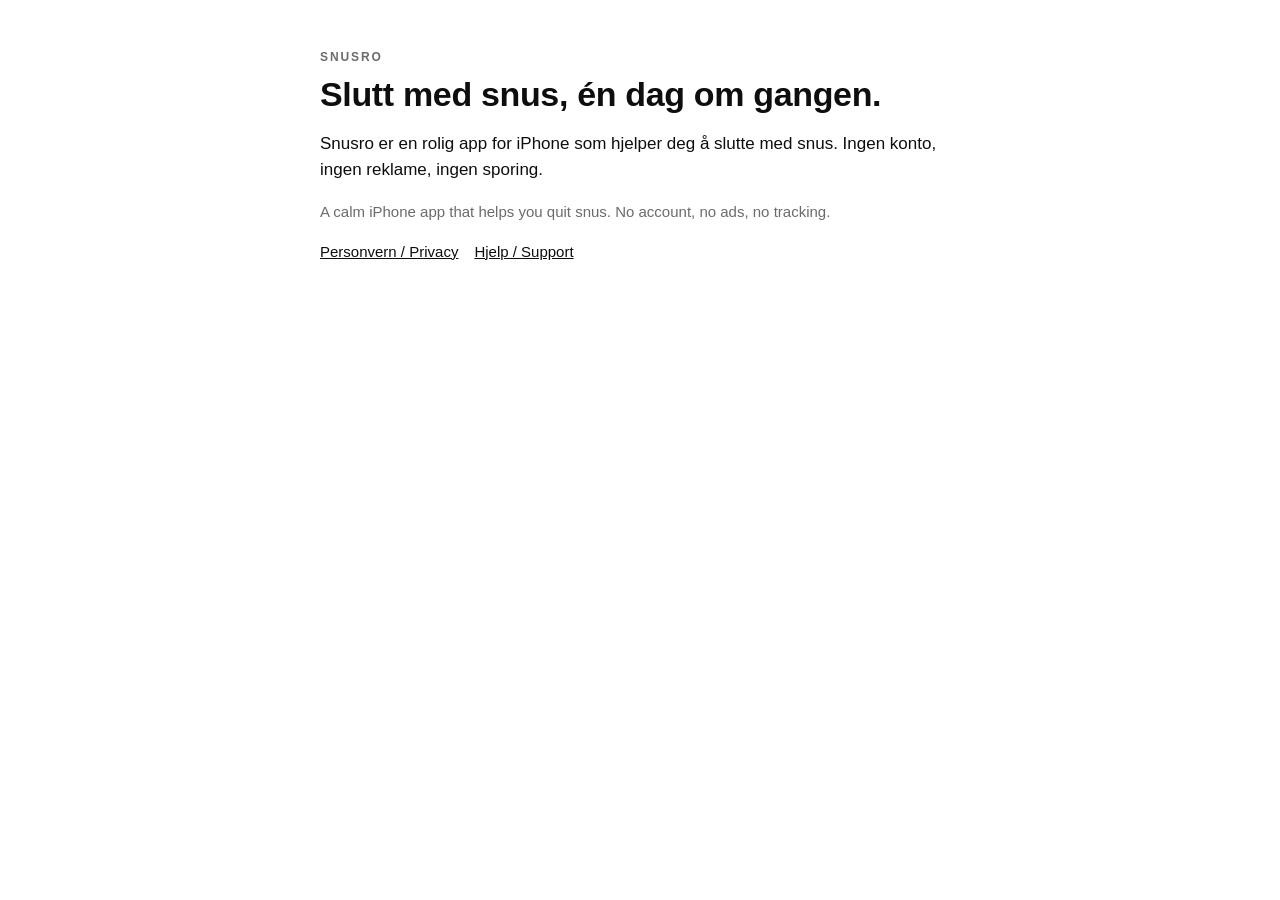
<file: index.html>
<!doctype html><html lang="nb"><head><meta charset="utf-8"><meta name="viewport" content="width=device-width,initial-scale=1"><title>Snusro</title><link rel="stylesheet" href="style.css"></head><body><main>
<p class="eyebrow">Snusro</p><h1>Slutt med snus, én dag om gangen.</h1>
<p>Snusro er en rolig app for iPhone som hjelper deg å slutte med snus. Ingen konto, ingen reklame, ingen sporing.</p>
<p class="muted">A calm iPhone app that helps you quit snus. No account, no ads, no tracking.</p>
<nav><a href="privacy/">Personvern / Privacy</a><a href="support/">Hjelp / Support</a></nav>
</main></body></html>
</file>
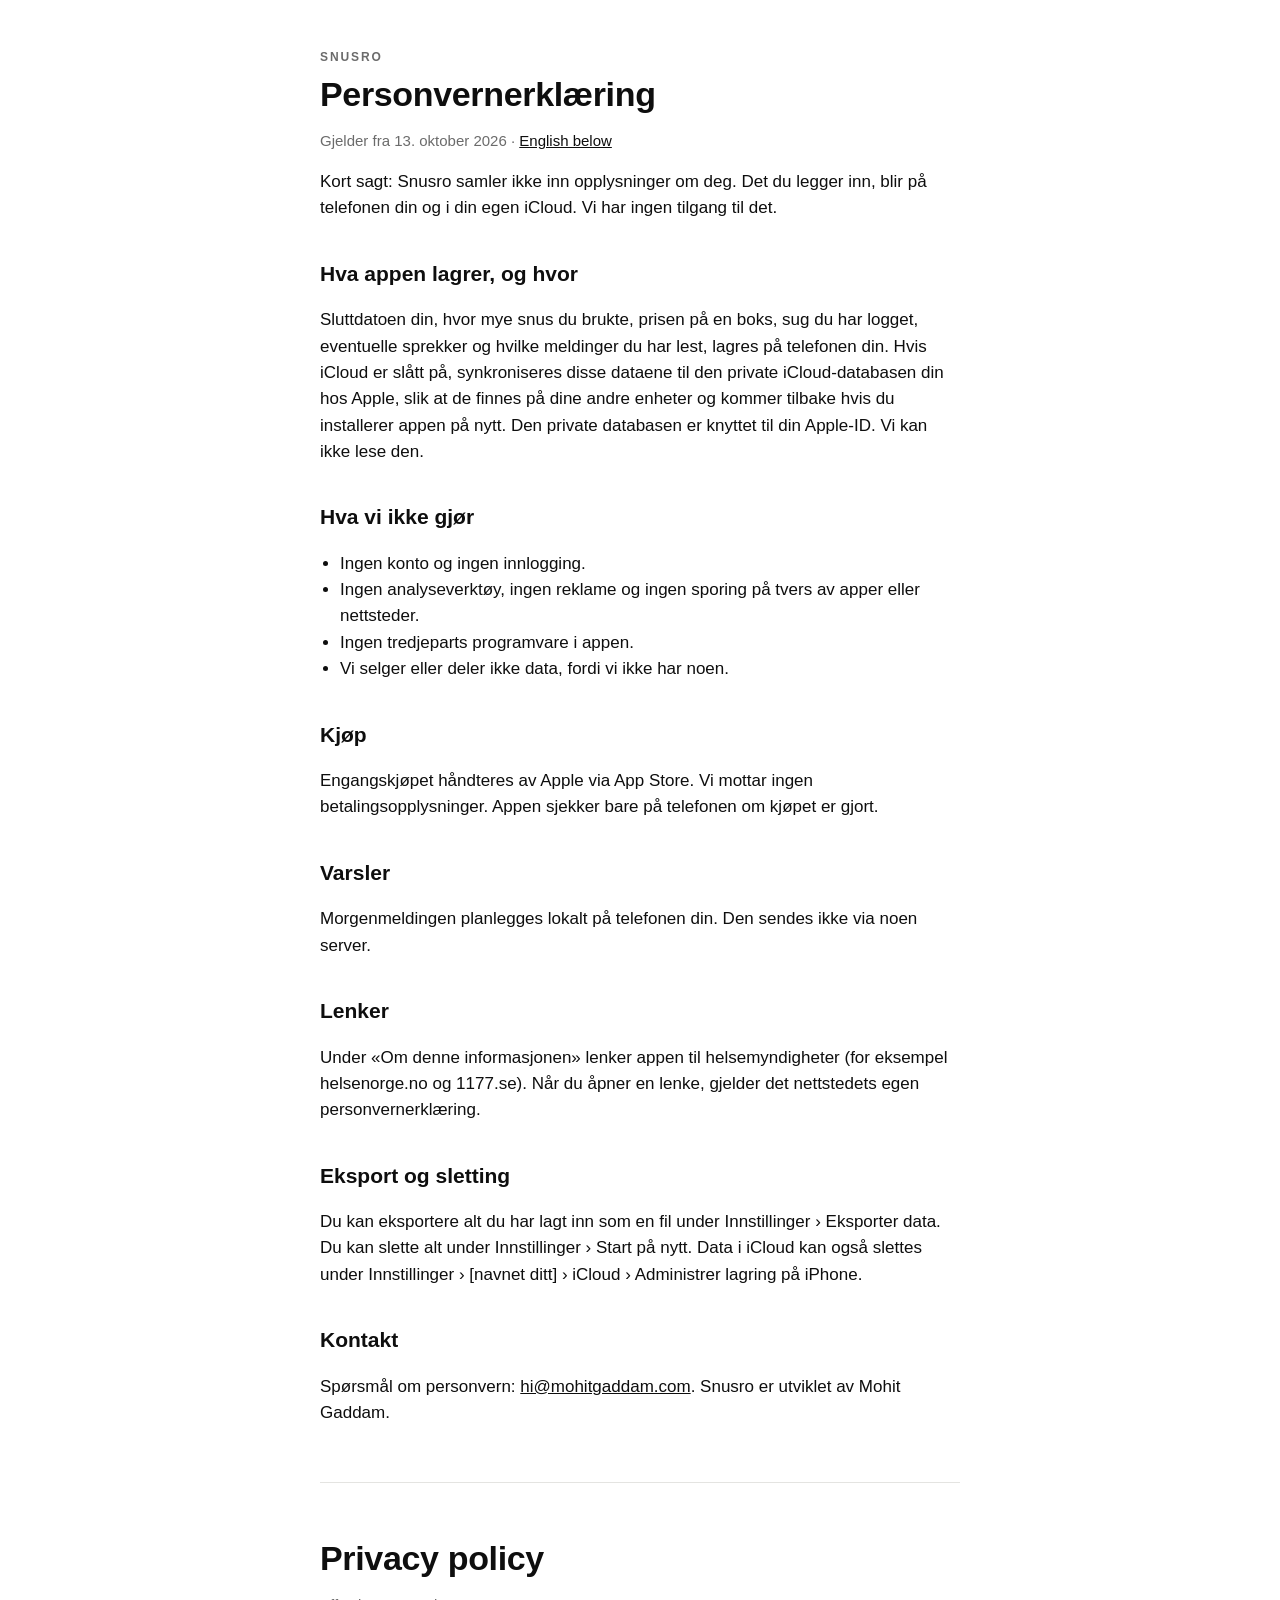
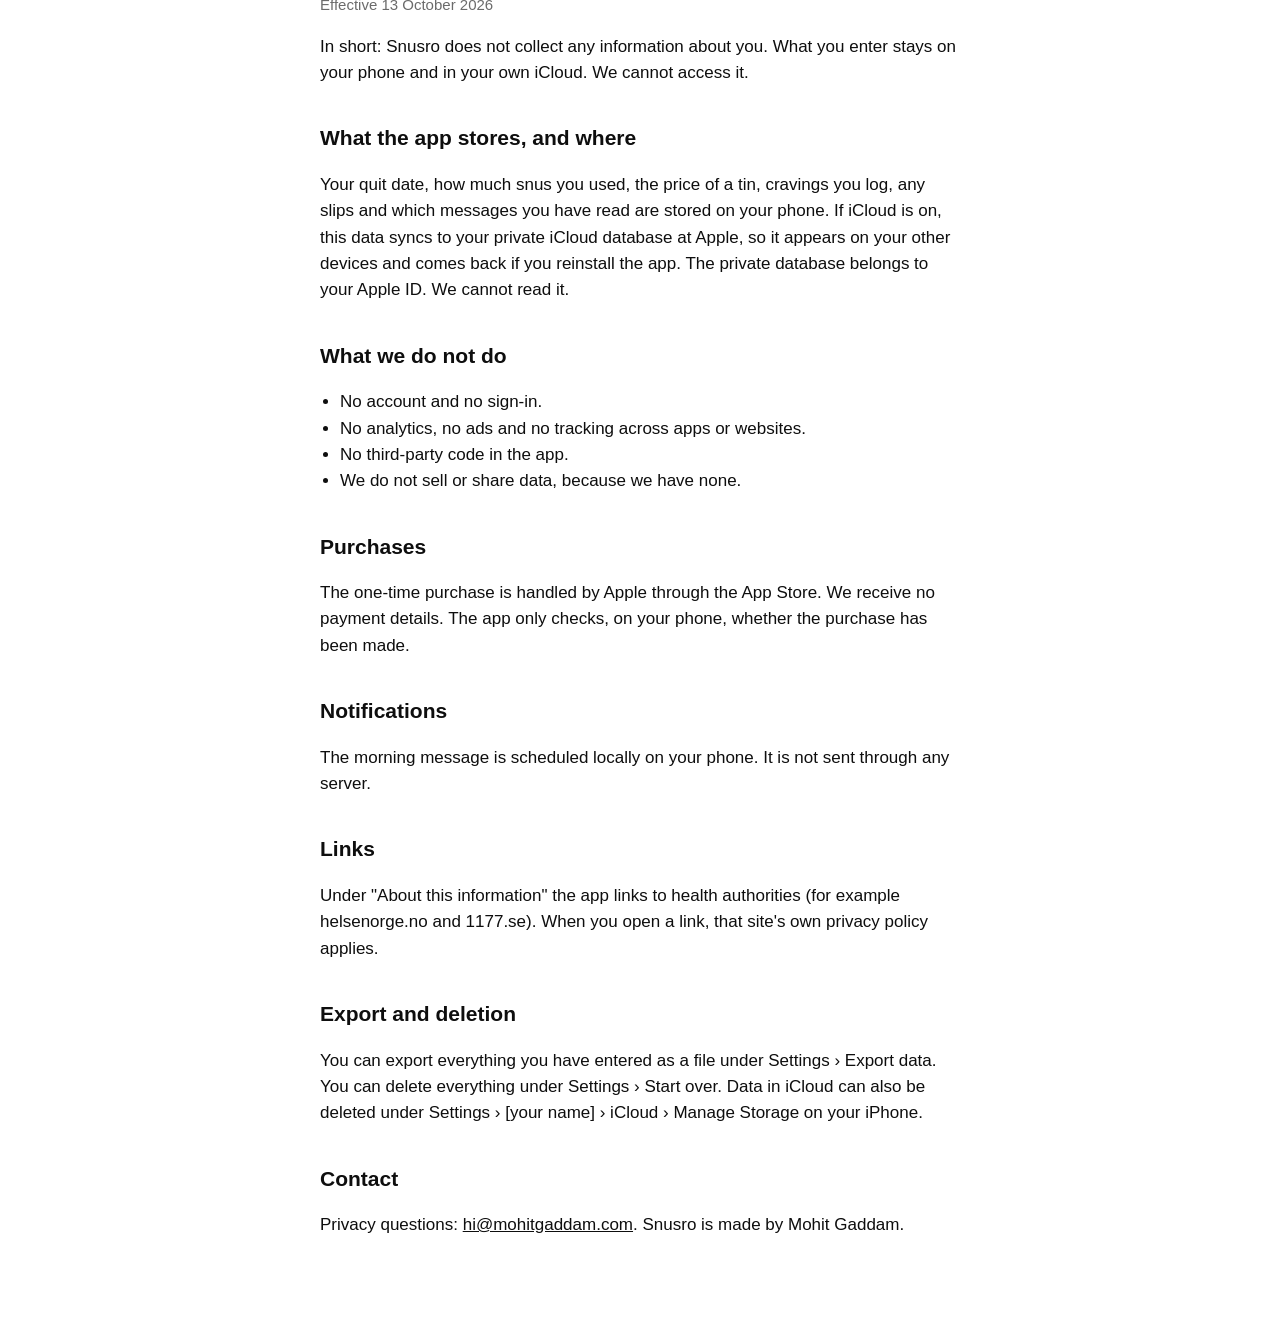
<file: privacy/index.html>
<!doctype html><html lang="nb"><head><meta charset="utf-8"><meta name="viewport" content="width=device-width,initial-scale=1"><title>Snusro – Personvern / Privacy</title><link rel="stylesheet" href="../style.css"></head><body><main>
<p class="eyebrow">Snusro</p><h1>Personvernerklæring</h1>
<p class="muted">Gjelder fra 13. oktober 2026 · <a href="#en">English below</a></p>
<p>Kort sagt: Snusro samler ikke inn opplysninger om deg. Det du legger inn, blir på telefonen din og i din egen iCloud. Vi har ingen tilgang til det.</p>
<h2>Hva appen lagrer, og hvor</h2>
<p>Sluttdatoen din, hvor mye snus du brukte, prisen på en boks, sug du har logget, eventuelle sprekker og hvilke meldinger du har lest, lagres på telefonen din. Hvis iCloud er slått på, synkroniseres disse dataene til den private iCloud-databasen din hos Apple, slik at de finnes på dine andre enheter og kommer tilbake hvis du installerer appen på nytt. Den private databasen er knyttet til din Apple-ID. Vi kan ikke lese den.</p>
<h2>Hva vi ikke gjør</h2>
<ul><li>Ingen konto og ingen innlogging.</li><li>Ingen analyseverktøy, ingen reklame og ingen sporing på tvers av apper eller nettsteder.</li><li>Ingen tredjeparts programvare i appen.</li><li>Vi selger eller deler ikke data, fordi vi ikke har noen.</li></ul>
<h2>Kjøp</h2>
<p>Engangskjøpet håndteres av Apple via App Store. Vi mottar ingen betalingsopplysninger. Appen sjekker bare på telefonen om kjøpet er gjort.</p>
<h2>Varsler</h2>
<p>Morgenmeldingen planlegges lokalt på telefonen din. Den sendes ikke via noen server.</p>
<h2>Lenker</h2>
<p>Under «Om denne informasjonen» lenker appen til helsemyndigheter (for eksempel helsenorge.no og 1177.se). Når du åpner en lenke, gjelder det nettstedets egen personvernerklæring.</p>
<h2>Eksport og sletting</h2>
<p>Du kan eksportere alt du har lagt inn som en fil under Innstillinger › Eksporter data. Du kan slette alt under Innstillinger › Start på nytt. Data i iCloud kan også slettes under Innstillinger › [navnet ditt] › iCloud › Administrer lagring på iPhone.</p>
<h2>Kontakt</h2>
<p>Spørsmål om personvern: <a href="mailto:hi@mohitgaddam.com">hi@mohitgaddam.com</a>. Snusro er utviklet av Mohit Gaddam.</p>
<hr>
<h1 id="en">Privacy policy</h1>
<p class="muted">Effective 13 October 2026</p>
<p>In short: Snusro does not collect any information about you. What you enter stays on your phone and in your own iCloud. We cannot access it.</p>
<h2>What the app stores, and where</h2>
<p>Your quit date, how much snus you used, the price of a tin, cravings you log, any slips and which messages you have read are stored on your phone. If iCloud is on, this data syncs to your private iCloud database at Apple, so it appears on your other devices and comes back if you reinstall the app. The private database belongs to your Apple ID. We cannot read it.</p>
<h2>What we do not do</h2>
<ul><li>No account and no sign-in.</li><li>No analytics, no ads and no tracking across apps or websites.</li><li>No third-party code in the app.</li><li>We do not sell or share data, because we have none.</li></ul>
<h2>Purchases</h2>
<p>The one-time purchase is handled by Apple through the App Store. We receive no payment details. The app only checks, on your phone, whether the purchase has been made.</p>
<h2>Notifications</h2>
<p>The morning message is scheduled locally on your phone. It is not sent through any server.</p>
<h2>Links</h2>
<p>Under "About this information" the app links to health authorities (for example helsenorge.no and 1177.se). When you open a link, that site's own privacy policy applies.</p>
<h2>Export and deletion</h2>
<p>You can export everything you have entered as a file under Settings › Export data. You can delete everything under Settings › Start over. Data in iCloud can also be deleted under Settings › [your name] › iCloud › Manage Storage on your iPhone.</p>
<h2>Contact</h2>
<p>Privacy questions: <a href="mailto:hi@mohitgaddam.com">hi@mohitgaddam.com</a>. Snusro is made by Mohit Gaddam.</p>
</main></body></html>
</file>
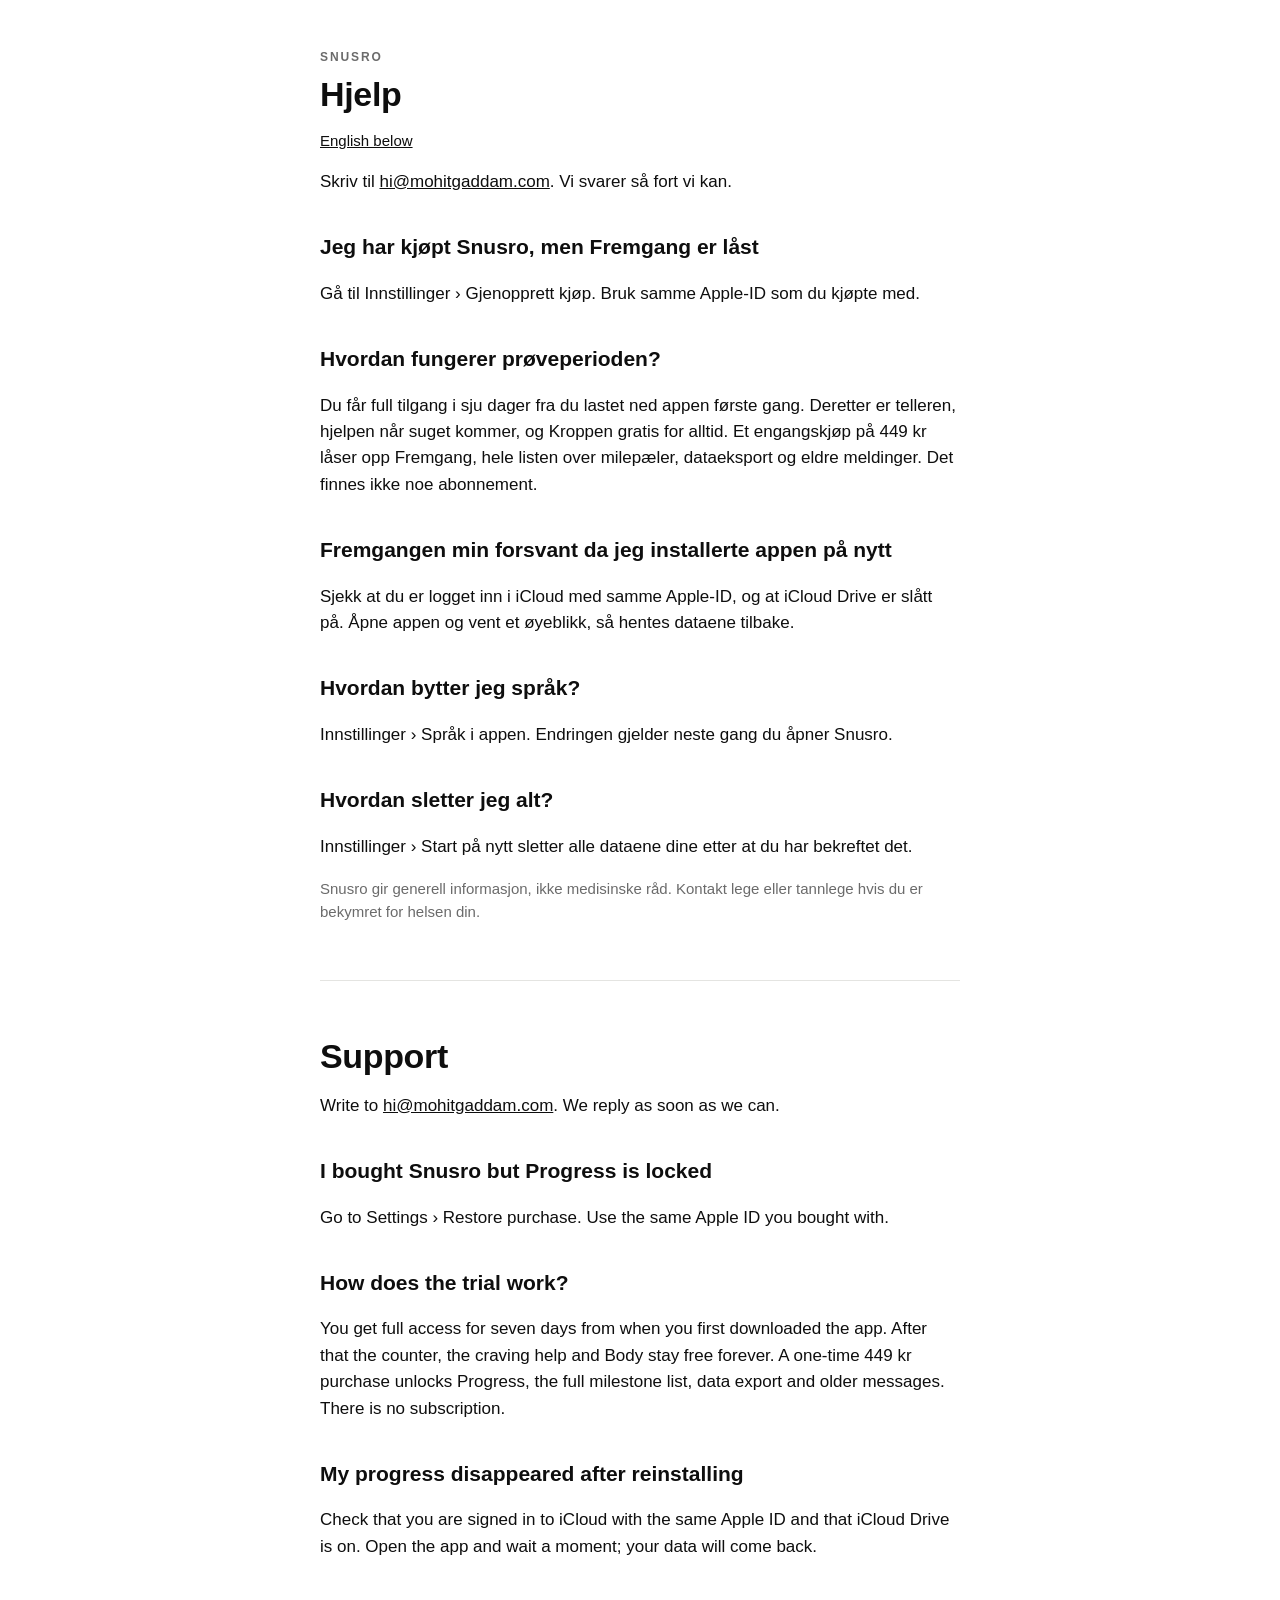
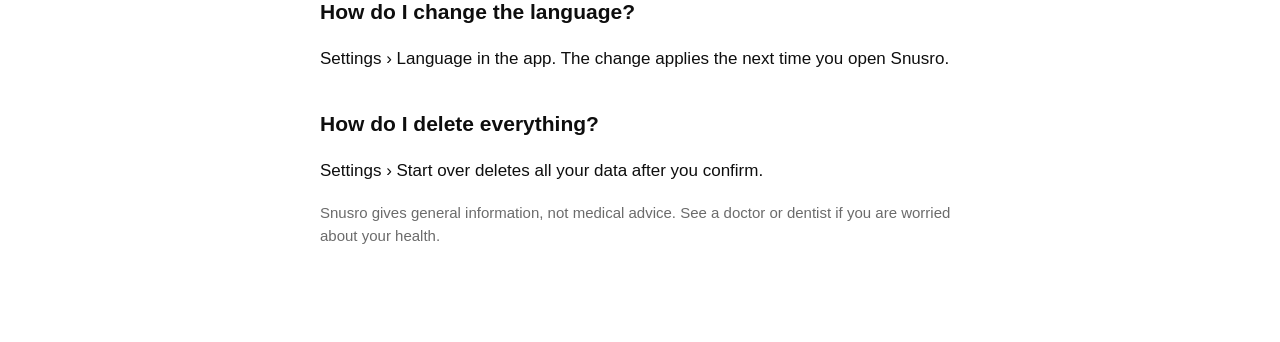
<file: support/index.html>
<!doctype html><html lang="nb"><head><meta charset="utf-8"><meta name="viewport" content="width=device-width,initial-scale=1"><title>Snusro – Hjelp / Support</title><link rel="stylesheet" href="../style.css"></head><body><main>
<p class="eyebrow">Snusro</p><h1>Hjelp</h1>
<p class="muted"><a href="#en">English below</a></p>
<p>Skriv til <a href="mailto:hi@mohitgaddam.com">hi@mohitgaddam.com</a>. Vi svarer så fort vi kan.</p>
<h2>Jeg har kjøpt Snusro, men Fremgang er låst</h2>
<p>Gå til Innstillinger › Gjenopprett kjøp. Bruk samme Apple-ID som du kjøpte med.</p>
<h2>Hvordan fungerer prøveperioden?</h2>
<p>Du får full tilgang i sju dager fra du lastet ned appen første gang. Deretter er telleren, hjelpen når suget kommer, og Kroppen gratis for alltid. Et engangskjøp på 449 kr låser opp Fremgang, hele listen over milepæler, dataeksport og eldre meldinger. Det finnes ikke noe abonnement.</p>
<h2>Fremgangen min forsvant da jeg installerte appen på nytt</h2>
<p>Sjekk at du er logget inn i iCloud med samme Apple-ID, og at iCloud Drive er slått på. Åpne appen og vent et øyeblikk, så hentes dataene tilbake.</p>
<h2>Hvordan bytter jeg språk?</h2>
<p>Innstillinger › Språk i appen. Endringen gjelder neste gang du åpner Snusro.</p>
<h2>Hvordan sletter jeg alt?</h2>
<p>Innstillinger › Start på nytt sletter alle dataene dine etter at du har bekreftet det.</p>
<p class="muted">Snusro gir generell informasjon, ikke medisinske råd. Kontakt lege eller tannlege hvis du er bekymret for helsen din.</p>
<hr>
<h1 id="en">Support</h1>
<p>Write to <a href="mailto:hi@mohitgaddam.com">hi@mohitgaddam.com</a>. We reply as soon as we can.</p>
<h2>I bought Snusro but Progress is locked</h2>
<p>Go to Settings › Restore purchase. Use the same Apple ID you bought with.</p>
<h2>How does the trial work?</h2>
<p>You get full access for seven days from when you first downloaded the app. After that the counter, the craving help and Body stay free forever. A one-time 449 kr purchase unlocks Progress, the full milestone list, data export and older messages. There is no subscription.</p>
<h2>My progress disappeared after reinstalling</h2>
<p>Check that you are signed in to iCloud with the same Apple ID and that iCloud Drive is on. Open the app and wait a moment; your data will come back.</p>
<h2>How do I change the language?</h2>
<p>Settings › Language in the app. The change applies the next time you open Snusro.</p>
<h2>How do I delete everything?</h2>
<p>Settings › Start over deletes all your data after you confirm.</p>
<p class="muted">Snusro gives general information, not medical advice. See a doctor or dentist if you are worried about your health.</p>
</main></body></html>
</file>
<file: style.css>
:root{--paper:#FFFFFF;--ink:#0E0E0E;--ink2:#6B6B6B;--line:#E4E4E1;--fill:#F4F4F1}
@media (prefers-color-scheme:dark){:root{--paper:#0E0E0E;--ink:#F2F2F0;--ink2:#9A9A98;--line:#2A2A28;--fill:#1A1A18}}
*{box-sizing:border-box}
body{margin:0;background:var(--paper);color:var(--ink);font:17px/1.55 -apple-system,BlinkMacSystemFont,"SF Pro Text","Helvetica Neue",Arial,sans-serif}
main{max-width:680px;margin:0 auto;padding:48px 20px 80px}
.eyebrow{font-size:12px;font-weight:600;letter-spacing:.16em;text-transform:uppercase;color:var(--ink2);margin:0 0 8px}
h1{font-size:34px;line-height:1.15;letter-spacing:-.01em;margin:0 0 8px}
h2{font-size:21px;margin:36px 0 8px}
p,li{color:var(--ink)}
.muted{color:var(--ink2);font-size:15px}
a{color:var(--ink)}
nav{display:flex;gap:16px;flex-wrap:wrap;margin:16px 0 0;font-size:15px}
hr{border:0;border-top:1px solid var(--line);margin:56px 0}
ul{padding-left:20px}
</file>
